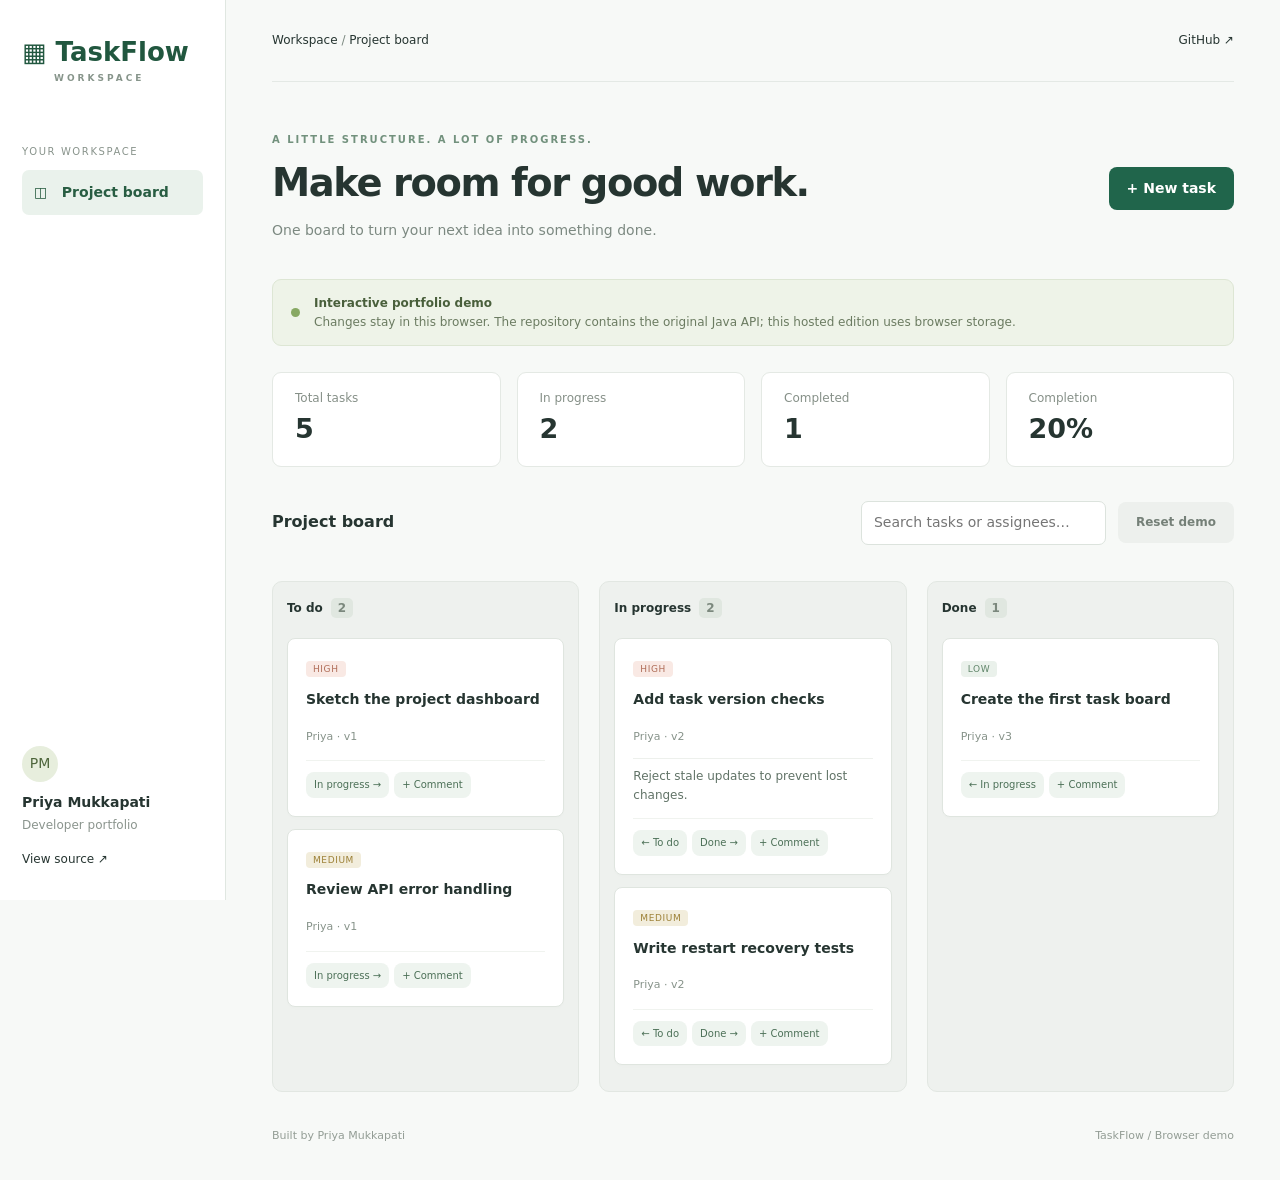
<file: demo/index.html>
<!doctype html><html lang="en"><head><meta charset="utf-8"><meta name="viewport" content="width=device-width,initial-scale=1"><title>TaskFlow · Project workspace</title><meta name="description" content="Try Priya Mukkapati's TaskFlow project: create tasks, move work across a Kanban board, and leave comments."><link rel="stylesheet" href="style.css"></head><body><aside><a class="brand" href="./">▦ TaskFlow<span>WORKSPACE</span></a><p class="label">YOUR WORKSPACE</p><div class="nav">◫ &nbsp; Project board</div><div class="aside-bottom"><div class="avatar">PM</div><strong>Priya Mukkapati</strong><p>Developer portfolio</p><a href="https://github.com/priyamukkapati/TaskFlow" target="_blank" rel="noopener">View source ↗</a></div></aside><main><header><span>Workspace <span class="muted">/</span> Project board</span><a href="https://github.com/priyamukkapati/TaskFlow" target="_blank" rel="noopener">GitHub ↗</a></header><section class="intro"><div><p class="eyebrow">A LITTLE STRUCTURE. A LOT OF PROGRESS.</p><h1>Make room for good work.</h1><p class="muted">One board to turn your next idea into something done.</p></div><button id="new">+ New task</button></section><div class="notice"><span class="dot"></span><div><strong>Interactive portfolio demo</strong><br>Changes stay in this browser. The repository contains the original Java API; this hosted edition uses browser storage.</div></div><section class="stats"><div><span>Total tasks</span><strong id="total">0</strong></div><div><span>In progress</span><strong id="active">0</strong></div><div><span>Completed</span><strong id="complete">0</strong></div><div><span>Completion</span><strong id="percent">0%</strong></div></section><div class="toolbar"><strong>Project board</strong><input id="search" aria-label="Search tasks" placeholder="Search tasks or assignees…"><button class="quiet" id="reset">Reset demo</button></div><p id="message" role="status" aria-live="polite"></p><div id="board"></div><footer>Built by Priya Mukkapati <span>TaskFlow / Browser demo</span></footer></main><dialog id="dialog"><form id="create"><div class="dialog-heading"><h2>Create a task</h2><button type="button" id="close" class="quiet" aria-label="Close">✕</button></div><label>Task title<input name="title" maxlength="200" required placeholder="What needs doing?"></label><label>Assignee<input name="assignee" maxlength="100" required placeholder="Your name"></label><label>Priority<select name="priority"><option>Medium</option><option>High</option><option>Low</option></select></label><button class="submit">Create task →</button></form></dialog><script src="app.js"></script></body></html>
</file>
<file: demo/style.css>
*{box-sizing:border-box}body{margin:0;font:14px/1.55 system-ui,-apple-system,sans-serif;color:#263531;background:#f7f9f7}button,input,select{font:inherit}button,a,input,select{outline-offset:4px}a{color:inherit;text-decoration:none}button{cursor:pointer;border:0;border-radius:8px;padding:11px 18px;background:#20654b;color:white;font-weight:600}button:hover{filter:brightness(.94)}aside{width:226px;position:fixed;inset:0 auto 0 0;border-right:1px solid #e0e7e1;background:#fff;padding:32px 22px}.brand{font-size:26px;font-weight:750;color:#21573f}.brand span{display:block;font-size:9px;letter-spacing:3px;color:#87958b;margin-left:32px}.label{font-size:10px;letter-spacing:1.6px;color:#89948c;margin-top:58px}.nav{padding:12px;background:#eaf2ec;color:#285d42;font-weight:600;border-radius:7px}.aside-bottom{position:absolute;bottom:30px}.aside-bottom p{color:#8b958e;font-size:12px;margin:2px 0 14px}.aside-bottom a{font-size:12px}.avatar{width:36px;height:36px;background:#e7eedd;border-radius:50%;display:grid;place-items:center;margin-bottom:10px;color:#4d653b}main{margin-left:226px;padding:0 46px;max-width:1800px}header{height:82px;display:flex;justify-content:space-between;align-items:center;border-bottom:1px solid #e4e9e5;font-size:12px}.muted{color:#7c8981}.intro{display:flex;align-items:center;justify-content:space-between;margin:40px 0 24px;gap:20px}.eyebrow{font-size:10px;letter-spacing:2px;color:#72917d;font-weight:700}h1{font-size:clamp(26px,3vw,40px);font-weight:600;letter-spacing:-1.4px;line-height:1.2;margin:12px 0}.intro p:last-child{font-size:14px}.notice{display:flex;align-items:center;gap:14px;background:#eef3e8;border:1px solid #dde6d4;border-radius:9px;padding:14px 18px;color:#6b7b61;font-size:12px}.notice strong{color:#495f3b}.dot{width:9px;height:9px;border-radius:50%;background:#87a863;flex-shrink:0}.stats{display:grid;grid-template-columns:repeat(4,1fr);gap:16px;margin:26px 0 34px}.stats div{background:white;border:1px solid #e4e9e4;border-radius:9px;padding:16px 22px}.stats span{display:block;color:#869088;font-size:12px}.stats strong{font-size:27px;font-weight:600}.toolbar{display:flex;align-items:center;gap:12px}.toolbar>strong{font-size:16px;margin-right:auto}input,select{padding:10px 12px;border:1px solid #dce3dd;border-radius:7px;background:white;color:#35483a}.toolbar input{width:245px}.quiet{color:#758078;background:#edf0ed;font-size:12px}#message{font-size:12px;color:#477854;min-height:20px;margin:8px 0}#board{display:grid;grid-template-columns:repeat(3,minmax(0,1fr));gap:20px}.column{background:#eef1ee;border:1px solid #e2e7e2;border-radius:10px;padding:14px;min-height:330px}.column h2{display:flex;align-items:center;gap:8px;font-size:12px;font-weight:650;margin:2px 0 20px}.column h2 span{background:#e0e7e0;border-radius:5px;padding:1px 7px;color:#7b887d}.card{background:white;border:1px solid #dfe5df;border-radius:8px;padding:18px;margin:12px 0;box-shadow:0 2px 3px #243f2703;overflow-wrap:anywhere}.card h3{font-size:14px;font-weight:600;margin:10px 0 14px}.priority{font-size:9px;text-transform:uppercase;letter-spacing:.6px;padding:3px 7px;border-radius:4px;background:#f2eddc;color:#9c8036}.priority.High{background:#f9e9e4;color:#af6d58}.priority.Low{background:#eaf1eb;color:#61866a}.card small{color:#87938a;font-size:11px}.actions{display:flex;gap:5px;flex-wrap:wrap;border-top:1px solid #f0f3ef;margin-top:14px;padding-top:11px}.actions button{font-size:10px;padding:5px 8px;background:#eef4ef;color:#4c7057;font-weight:500}.comment{font-size:12px;color:#617367;padding-top:8px;border-top:1px solid #edf0ec}.empty{font-size:12px;color:#8c988e;padding:18px 4px}footer{display:flex;justify-content:space-between;margin:35px 0;color:#939d95;font-size:11px}dialog{border:1px solid #dbe5db;border-radius:15px;width:min(440px,92vw);padding:25px;box-shadow:0 20px 100px #16302130}dialog::backdrop{background:#182f2666}.dialog-heading{display:flex;align-items:center;justify-content:space-between}h2{font-size:22px}label{display:block;font-size:12px;color:#697b6e;margin:15px 0}label input,label select{display:block;width:100%;margin-top:6px}.submit{width:100%;margin-top:8px}@media(min-width:1500px){main{padding:0 70px}.card{padding:22px}}@media(max-width:1000px){aside{width:180px;padding:30px 16px}main{margin-left:180px;padding:0 22px}#board{gap:10px}.column{padding:10px}.toolbar input{width:190px}}@media(max-width:750px){aside{position:static;width:auto;padding:14px 20px;border-bottom:1px solid #e0e7e1}.brand{font-size:22px}.brand span,.label,.nav,.aside-bottom{display:none}main{margin:0;padding:0 18px}header{height:55px}.intro{margin-top:26px}.intro button{white-space:nowrap;padding:10px}.stats{gap:8px}.stats div{padding:12px}.stats span{font-size:10px}.stats strong{font-size:23px}.toolbar{flex-wrap:wrap}.toolbar input{order:3;width:100%}#board{grid-template-columns:1fr}.column{min-height:110px}footer{gap:15px}.eyebrow{font-size:8px;letter-spacing:1px}}
</file>
